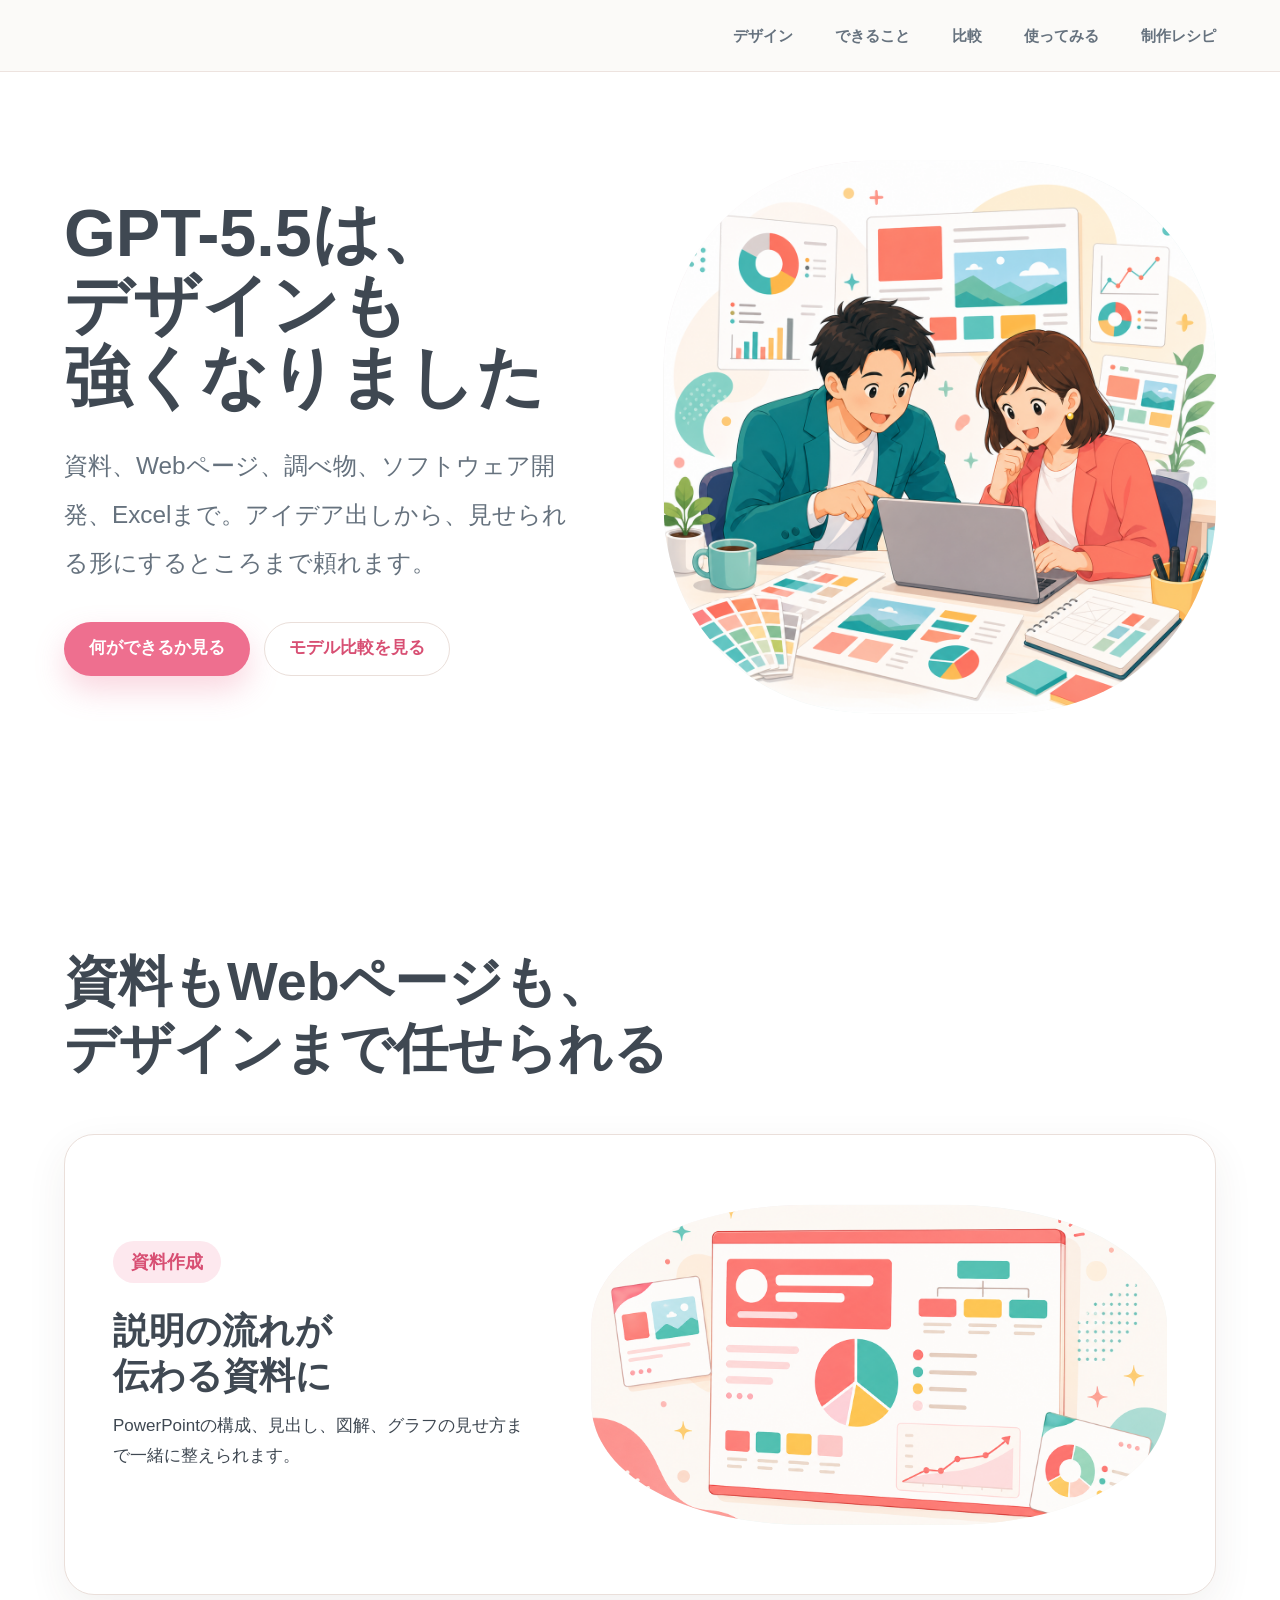
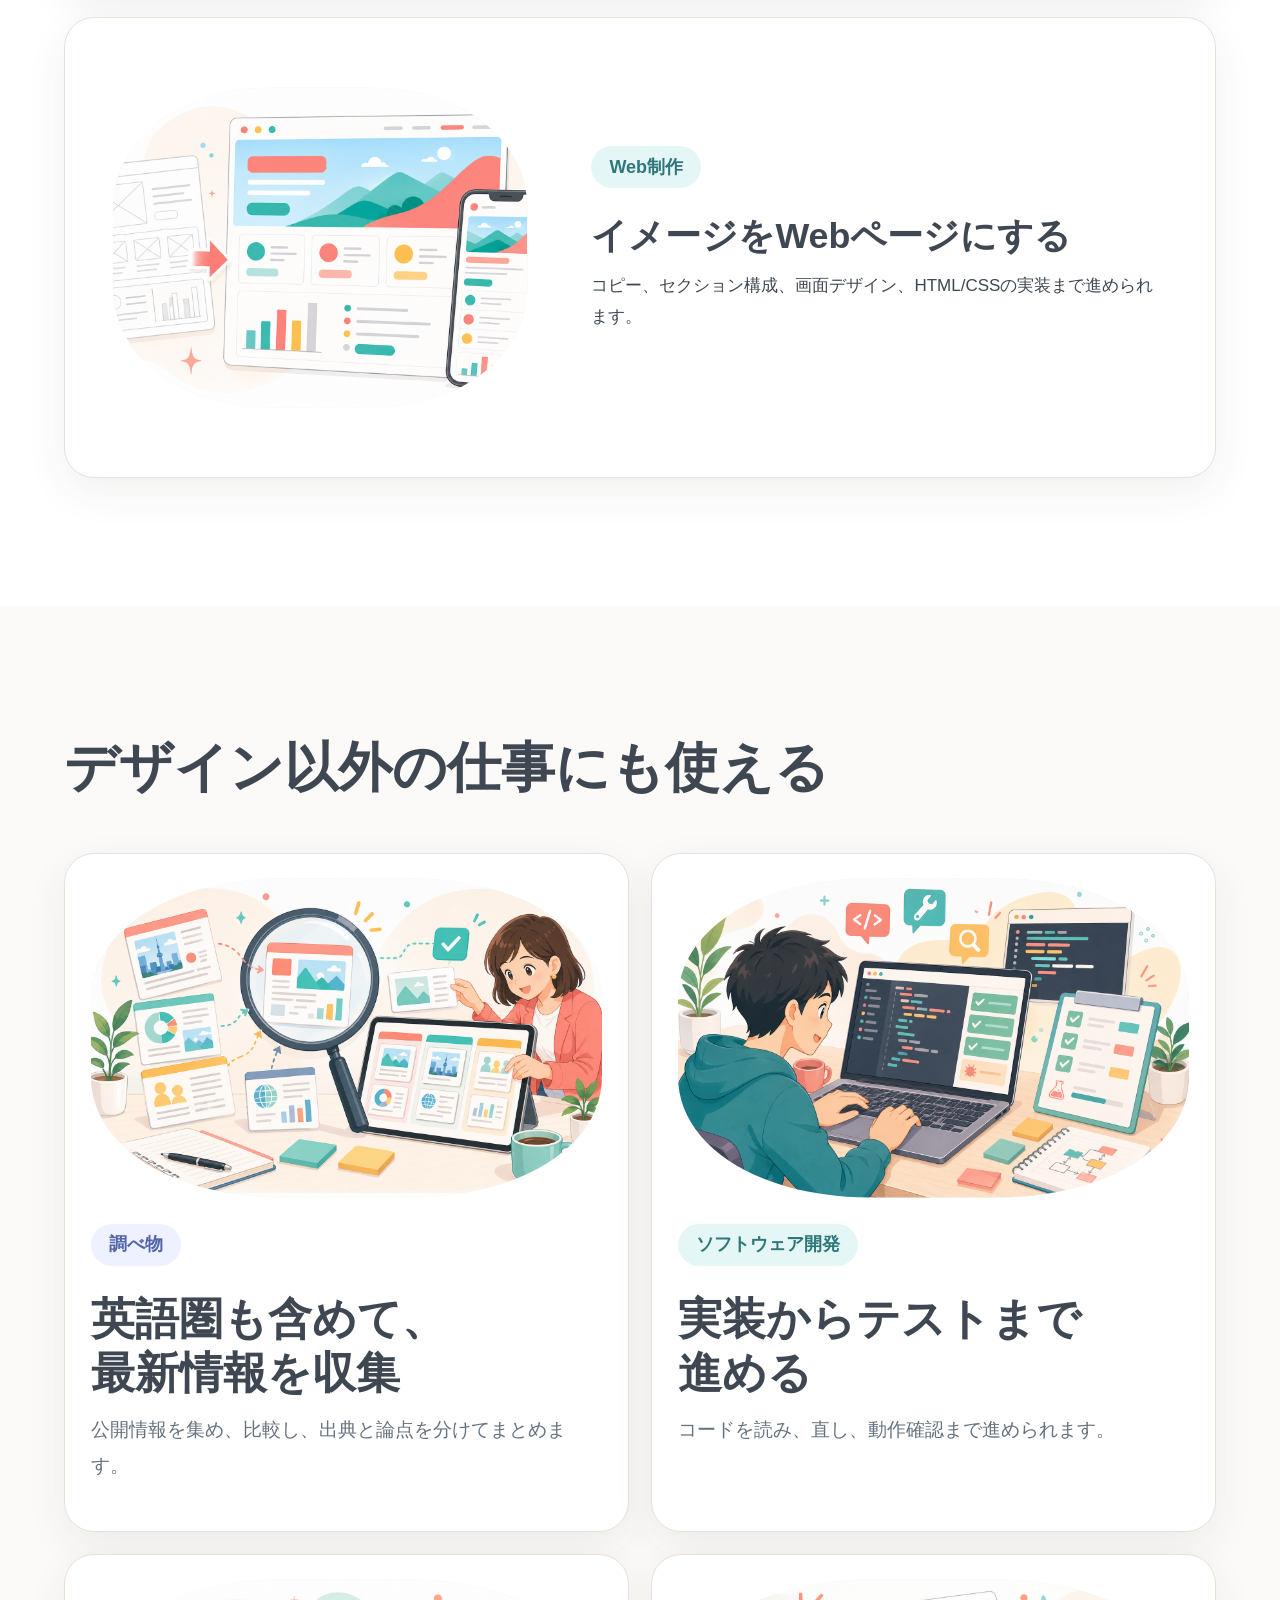
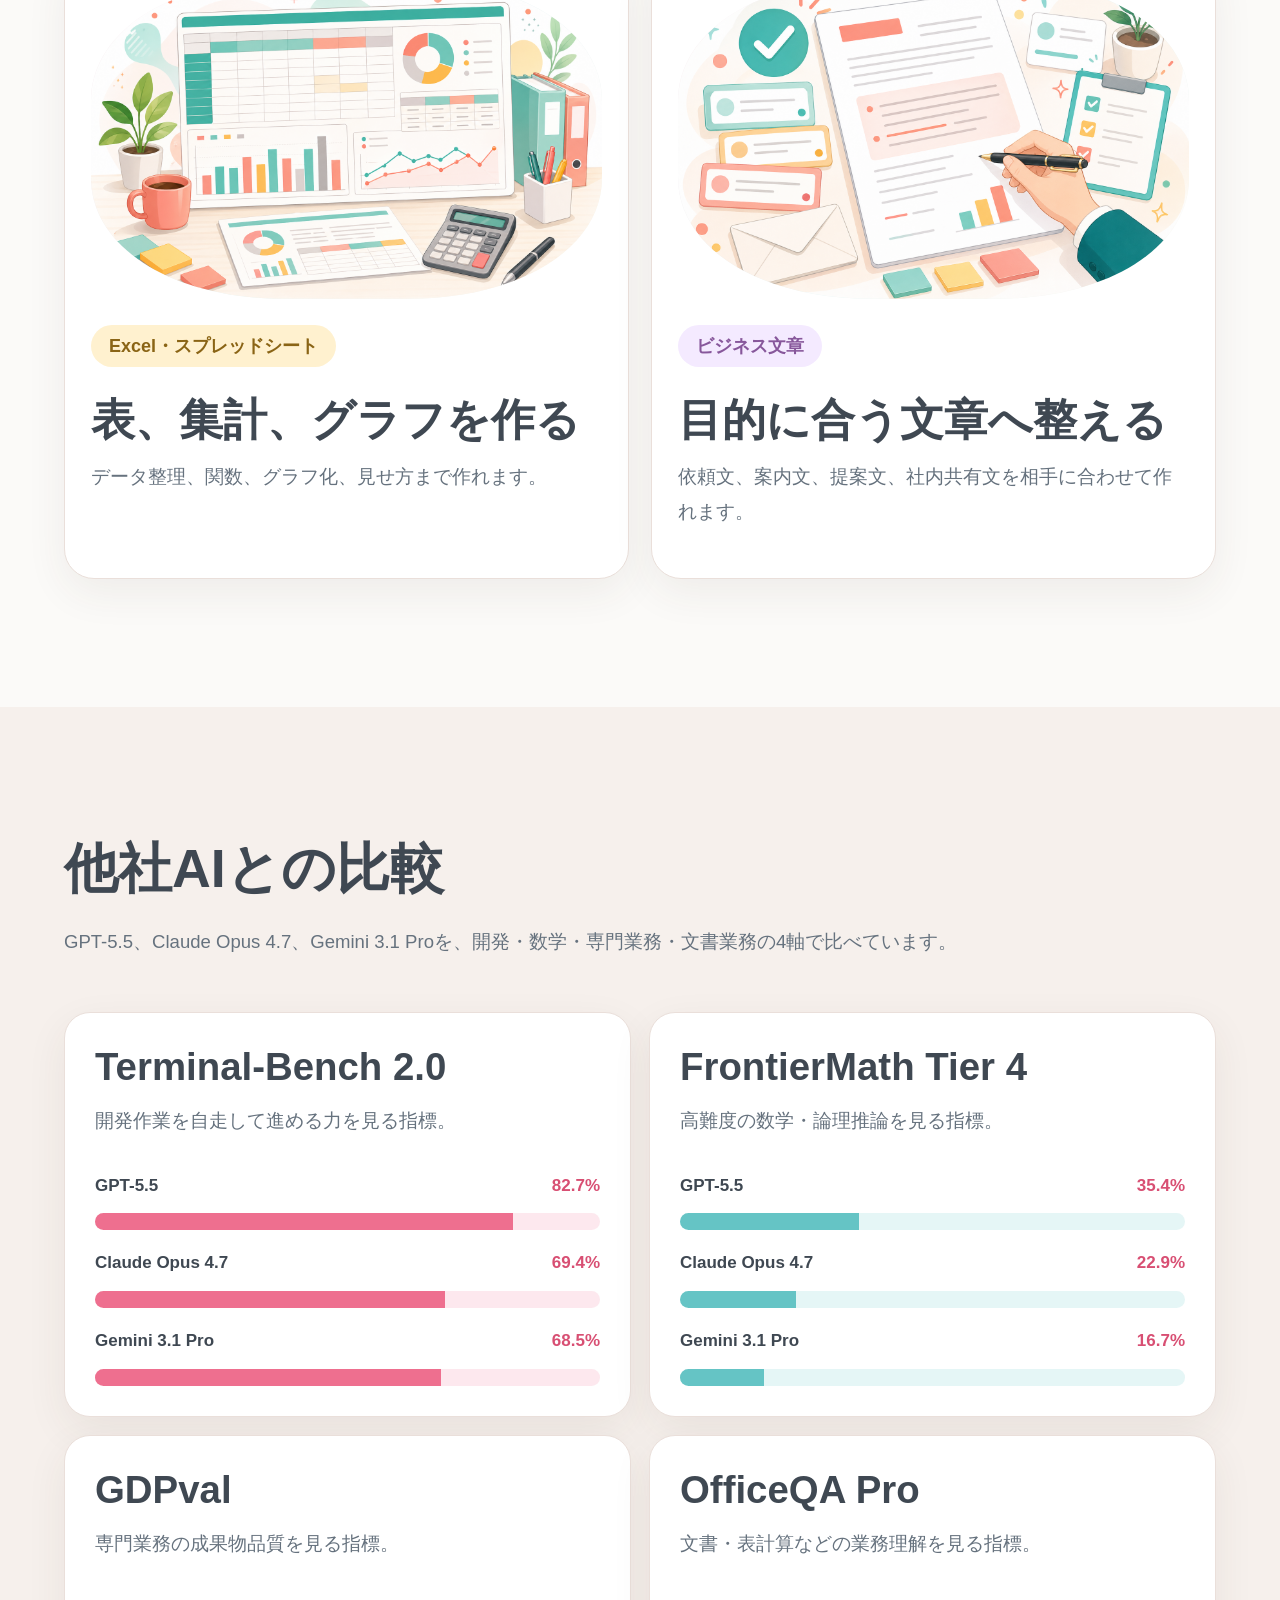
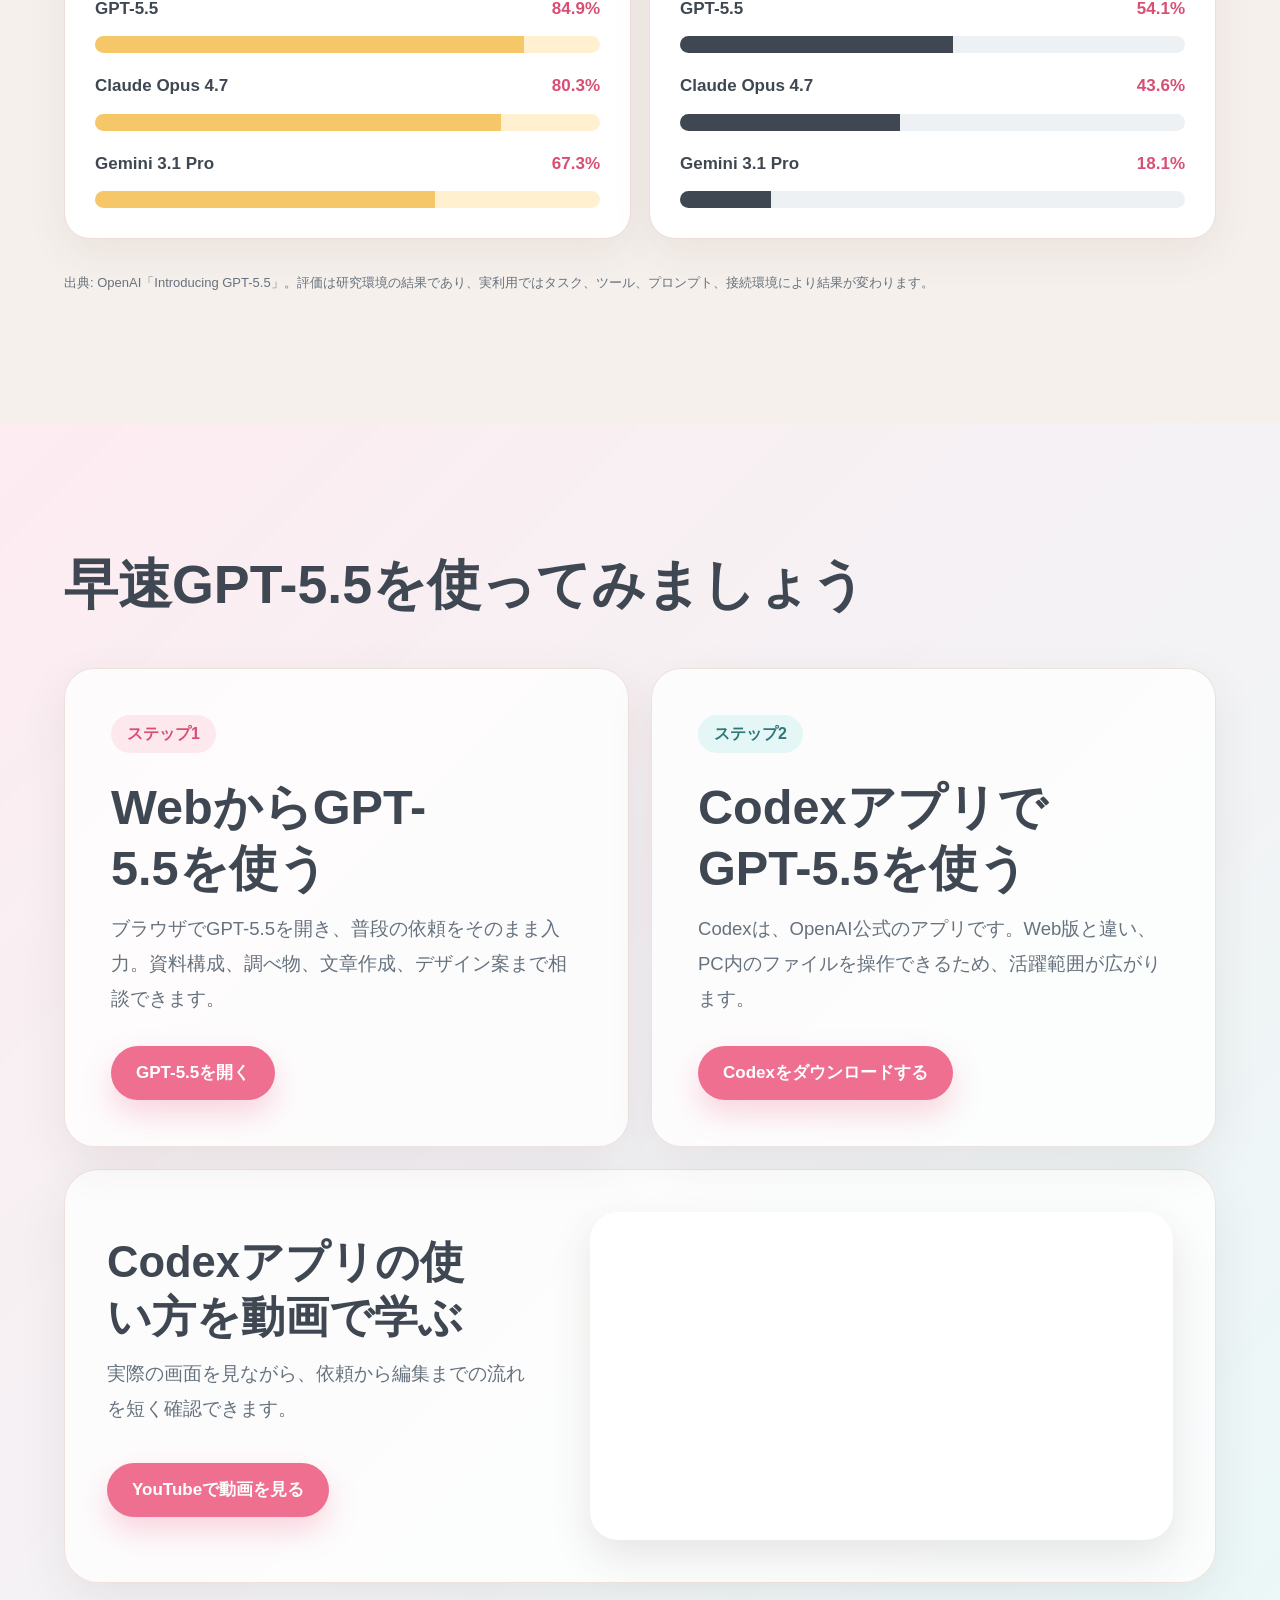
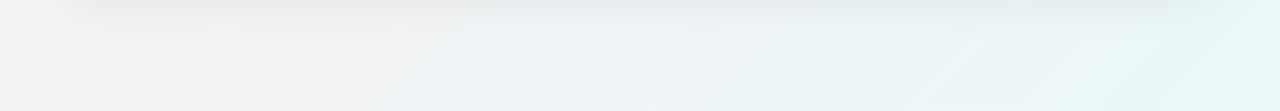
<file: index.html>
<!doctype html>
<html lang="ja">
  <head>
    <meta charset="utf-8" />
    <meta name="viewport" content="width=device-width, initial-scale=1" />
    <meta name="referrer" content="strict-origin-when-cross-origin" />
    <meta
      http-equiv="Content-Security-Policy"
      content="default-src 'self'; base-uri 'self'; object-src 'none'; script-src 'none'; style-src 'self' 'unsafe-inline' https://fonts.googleapis.com; font-src https://fonts.gstatic.com; img-src 'self' https://img.youtube.com data:; frame-src https://www.youtube-nocookie.com; connect-src 'none'; form-action 'none'; upgrade-insecure-requests"
    />
    <title>GPT-5.5は、デザインも強くなりました</title>
    <meta
      name="description"
      content="GPT-5.5のデザイン、資料作成、Web制作、調べ物、ソフトウェア開発、Excel、ビジネス文章の強みを紹介するランディングページ。"
    />
    <link rel="preconnect" href="https://fonts.googleapis.com" />
    <link rel="preconnect" href="https://fonts.gstatic.com" crossorigin />
    <link
      href="https://fonts.googleapis.com/css2?family=Noto+Sans+JP:wght@400;500;700;900&family=Zen+Maru+Gothic:wght@500;700;900&display=swap"
      rel="stylesheet"
    />
    <link rel="stylesheet" href="./styles.css" />
  </head>
  <body>
    <svg class="svg-defs" aria-hidden="true" focusable="false">
      <defs>
        <clipPath id="squircle" clipPathUnits="objectBoundingBox">
          <path d="M .38 0 L .62 0 C .84 0 1 .16 1 .38 L 1 .62 C 1 .84 .84 1 .62 1 L .38 1 C .16 1 0 .84 0 .62 L 0 .38 C 0 .16 .16 0 .38 0 Z" />
        </clipPath>
      </defs>
    </svg>

    <header class="site-header">
      <nav aria-label="主要ナビゲーション">
        <a href="#design">デザイン</a>
        <a href="#work">できること</a>
        <a href="#benchmark">比較</a>
        <a href="#try">使ってみる</a>
        <a href="./recipe.html">制作レシピ</a>
      </nav>
    </header>

    <main id="top">
      <section class="hero">
        <div class="hero-copy">
          <h1><span>GPT-5.5は、</span><span>デザインも</span><span>強くなりました</span></h1>
          <p class="lead">
            資料、Webページ、調べ物、ソフトウェア開発、Excelまで。アイデア出しから、見せられる形にするところまで頼れます。
          </p>
          <div class="actions">
            <a class="button primary" href="#work">何ができるか見る</a>
            <a class="button secondary" href="#benchmark">モデル比較を見る</a>
          </div>
        </div>

        <div class="hero-visual" aria-label="GPT-5.5で仕事を進めるイラスト">
          <div class="art-frame hero-frame">
            <img src="./assets/gpt55-design-hero-anime-adventure-cleanbottom.png" alt="GPT-5.5で男女がデザイン作業を進めるイラスト" />
          </div>
        </div>
      </section>

      <section id="design" class="section design-section">
        <div class="section-head">
          <h2><span class="heading-line">資料もWebページも、</span><span class="heading-line">デザインまで任せられる</span></h2>
        </div>
        <div class="showcase-grid">
          <article>
            <div class="showcase-copy">
              <span>資料作成</span>
              <h3>説明の流れが伝わる資料に</h3>
              <p>PowerPointの構成、見出し、図解、グラフの見せ方まで一緒に整えられます。</p>
            </div>
            <div class="art-frame">
              <img src="./assets/gpt55-slides-lively-safe.png" alt="GPT-5.5で資料作成を進めるイラスト" />
            </div>
          </article>
          <article>
            <div class="showcase-copy">
              <span>Web制作</span>
              <h3><span class="heading-line">イメージを</span><span class="heading-line">Webページにする</span></h3>
              <p>コピー、セクション構成、画面デザイン、HTML/CSSの実装まで進められます。</p>
            </div>
            <div class="art-frame">
              <img src="./assets/gpt55-web-focused.png" alt="GPT-5.5でWeb制作を進めるイラスト" />
            </div>
          </article>
        </div>
      </section>

      <section id="work" class="section work-section">
        <div class="section-head">
          <h2><span class="heading-line">デザイン以外の仕事にも</span><span class="heading-line">使える</span></h2>
        </div>
        <div class="work-grid">
          <article>
            <div class="art-frame card-art">
              <img src="./assets/gpt55-research-adventure.png" alt="GPT-5.5で調べ物を進めるイラスト" />
            </div>
            <span>調べ物</span>
            <h3>英語圏も含めて、最新情報を収集</h3>
            <p>公開情報を集め、比較し、出典と論点を分けてまとめます。</p>
          </article>
          <article>
            <div class="art-frame card-art">
              <img src="./assets/gpt55-software-adventure.png" alt="GPT-5.5でソフトウェア開発を進めるイラスト" />
            </div>
            <span>ソフトウェア開発</span>
            <h3><span class="heading-line">実装からテストまで</span><span class="heading-line">進める</span></h3>
            <p>コードを読み、直し、動作確認まで進められます。</p>
          </article>
          <article>
            <div class="art-frame card-art">
              <img src="./assets/gpt55-spreadsheet-adventure.png" alt="GPT-5.5でExcelやスプレッドシートを作るイラスト" />
            </div>
            <span>Excel・スプレッドシート</span>
            <h3>表、集計、グラフを作る</h3>
            <p>データ整理、関数、グラフ化、見せ方まで作れます。</p>
          </article>
          <article>
            <div class="art-frame card-art">
              <img src="./assets/gpt55-business-writing-adventure.png" alt="GPT-5.5でビジネス文章を作るイラスト" />
            </div>
            <span>ビジネス文章</span>
            <h3>目的に合う文章へ整える</h3>
            <p>依頼文、案内文、提案文、社内共有文を相手に合わせて作れます。</p>
          </article>
        </div>
      </section>

      <section id="benchmark" class="section benchmark-section">
        <div class="section-head">
          <h2><span class="heading-line">他社AIとの比較</span></h2>
          <p>
            GPT-5.5、Claude Opus 4.7、Gemini 3.1 Proを、開発・数学・専門業務・文書業務の4軸で比べています。
          </p>
        </div>
        <div class="benchmark-layout">
          <article class="benchmark-card">
            <h3>Terminal-Bench 2.0</h3>
            <p>開発作業を自走して進める力を見る指標。</p>
            <div class="bar-list">
              <div style="--score: 82.7"><span>GPT-5.5</span><b>82.7%</b><i></i></div>
              <div style="--score: 69.4"><span>Claude Opus 4.7</span><b>69.4%</b><i></i></div>
              <div style="--score: 68.5"><span>Gemini 3.1 Pro</span><b>68.5%</b><i></i></div>
            </div>
          </article>
          <article class="benchmark-card">
            <h3>FrontierMath Tier 4</h3>
            <p>高難度の数学・論理推論を見る指標。</p>
            <div class="bar-list">
              <div style="--score: 35.4"><span>GPT-5.5</span><b>35.4%</b><i></i></div>
              <div style="--score: 22.9"><span>Claude Opus 4.7</span><b>22.9%</b><i></i></div>
              <div style="--score: 16.7"><span>Gemini 3.1 Pro</span><b>16.7%</b><i></i></div>
            </div>
          </article>
          <article class="benchmark-card">
            <h3>GDPval</h3>
            <p>専門業務の成果物品質を見る指標。</p>
            <div class="bar-list">
              <div style="--score: 84.9"><span>GPT-5.5</span><b>84.9%</b><i></i></div>
              <div style="--score: 80.3"><span>Claude Opus 4.7</span><b>80.3%</b><i></i></div>
              <div style="--score: 67.3"><span>Gemini 3.1 Pro</span><b>67.3%</b><i></i></div>
            </div>
          </article>
          <article class="benchmark-card">
            <h3>OfficeQA Pro</h3>
            <p>文書・表計算などの業務理解を見る指標。</p>
            <div class="bar-list">
              <div style="--score: 54.1"><span>GPT-5.5</span><b>54.1%</b><i></i></div>
              <div style="--score: 43.6"><span>Claude Opus 4.7</span><b>43.6%</b><i></i></div>
              <div style="--score: 18.1"><span>Gemini 3.1 Pro</span><b>18.1%</b><i></i></div>
            </div>
          </article>
        </div>
        <p class="source-note">
          出典: <a href="https://openai.com/index/introducing-gpt-5-5/" target="_blank" rel="noreferrer">OpenAI「Introducing GPT-5.5」</a>。評価は研究環境の結果であり、実利用ではタスク、ツール、プロンプト、接続環境により結果が変わります。
        </p>
      </section>

      <section id="try" class="section start-section">
        <div class="section-head start-head">
          <h2><span class="heading-line">早速GPT-5.5を</span><span class="heading-line">使ってみましょう</span></h2>
        </div>

        <div class="start-grid">
          <article class="start-card">
            <span>ステップ1</span>
            <h3>WebからGPT-5.5を使う</h3>
            <p>
              ブラウザでGPT-5.5を開き、普段の依頼をそのまま入力。資料構成、調べ物、文章作成、デザイン案まで相談できます。
            </p>
            <a class="button primary" href="https://chatgpt.com" target="_blank" rel="noreferrer">GPT-5.5を開く</a>
          </article>

          <article class="start-card codex-card">
            <span>ステップ2</span>
            <h3>CodexアプリでGPT-5.5を使う</h3>
            <p>
              Codexは、OpenAI公式のアプリです。Web版と違い、PC内のファイルを操作できるため、活躍範囲が広がります。
            </p>
            <a class="button primary" href="https://openai.com/ja-JP/codex/" target="_blank" rel="noreferrer">Codexをダウンロードする</a>
          </article>
        </div>

        <div class="video-panel">
          <div class="video-copy">
            <h3>Codexアプリの使い方を動画で学ぶ</h3>
            <p>
              実際の画面を見ながら、依頼から編集までの流れを短く確認できます。
            </p>
            <a class="button primary video-button" href="https://www.youtube.com/watch?v=mKOLbleaHJU" target="_blank" rel="noreferrer">YouTubeで動画を見る</a>
          </div>
          <div class="video-frame">
            <iframe
              src="https://www.youtube-nocookie.com/embed/mKOLbleaHJU?si=jDpS6P_JFAdPB091"
              title="Codexの使い方を紹介する動画"
              frameborder="0"
              allow="accelerometer; autoplay; clipboard-write; encrypted-media; gyroscope; picture-in-picture; web-share"
              referrerpolicy="strict-origin-when-cross-origin"
              allowfullscreen
            ></iframe>
            <a class="video-cover" href="https://www.youtube.com/watch?v=mKOLbleaHJU" target="_blank" rel="noreferrer">
              <span>Codexの使い方を見る</span>
            </a>
          </div>
        </div>
      </section>
    </main>
  </body>
</html>
</file>
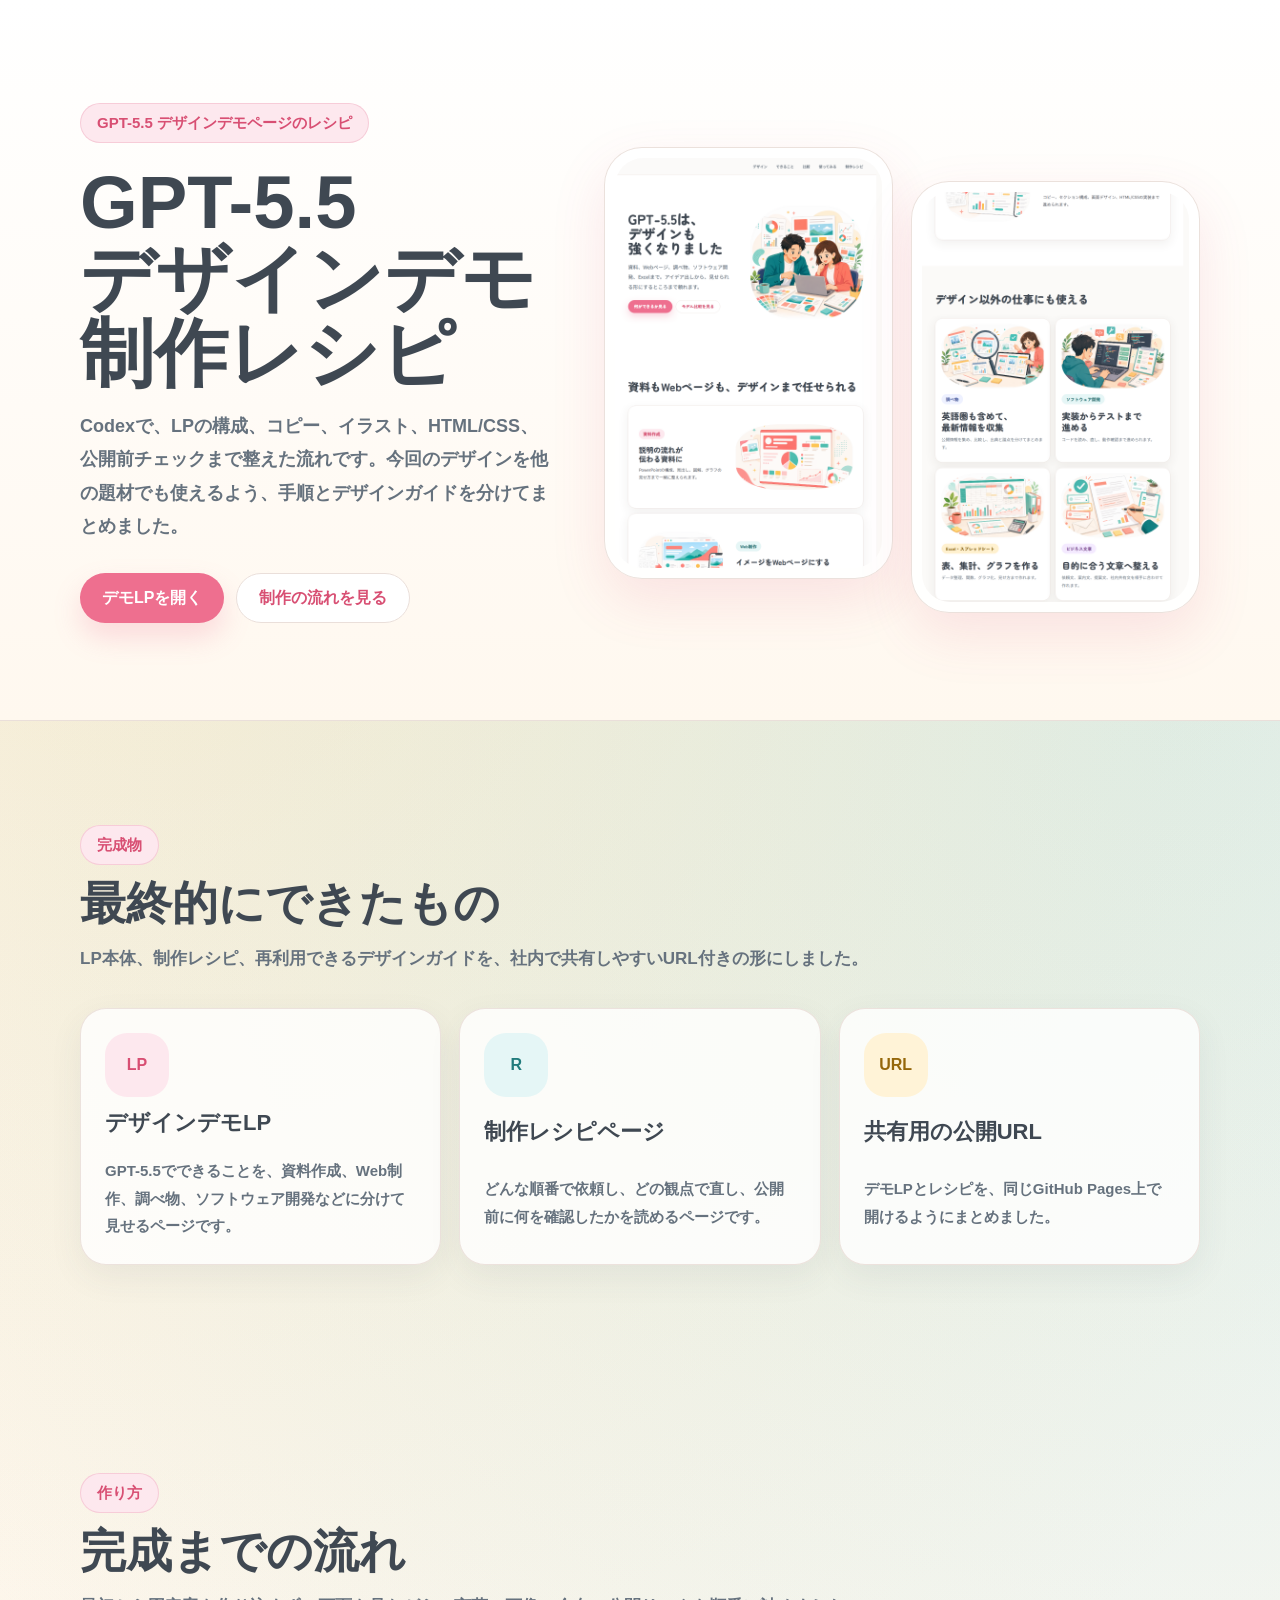
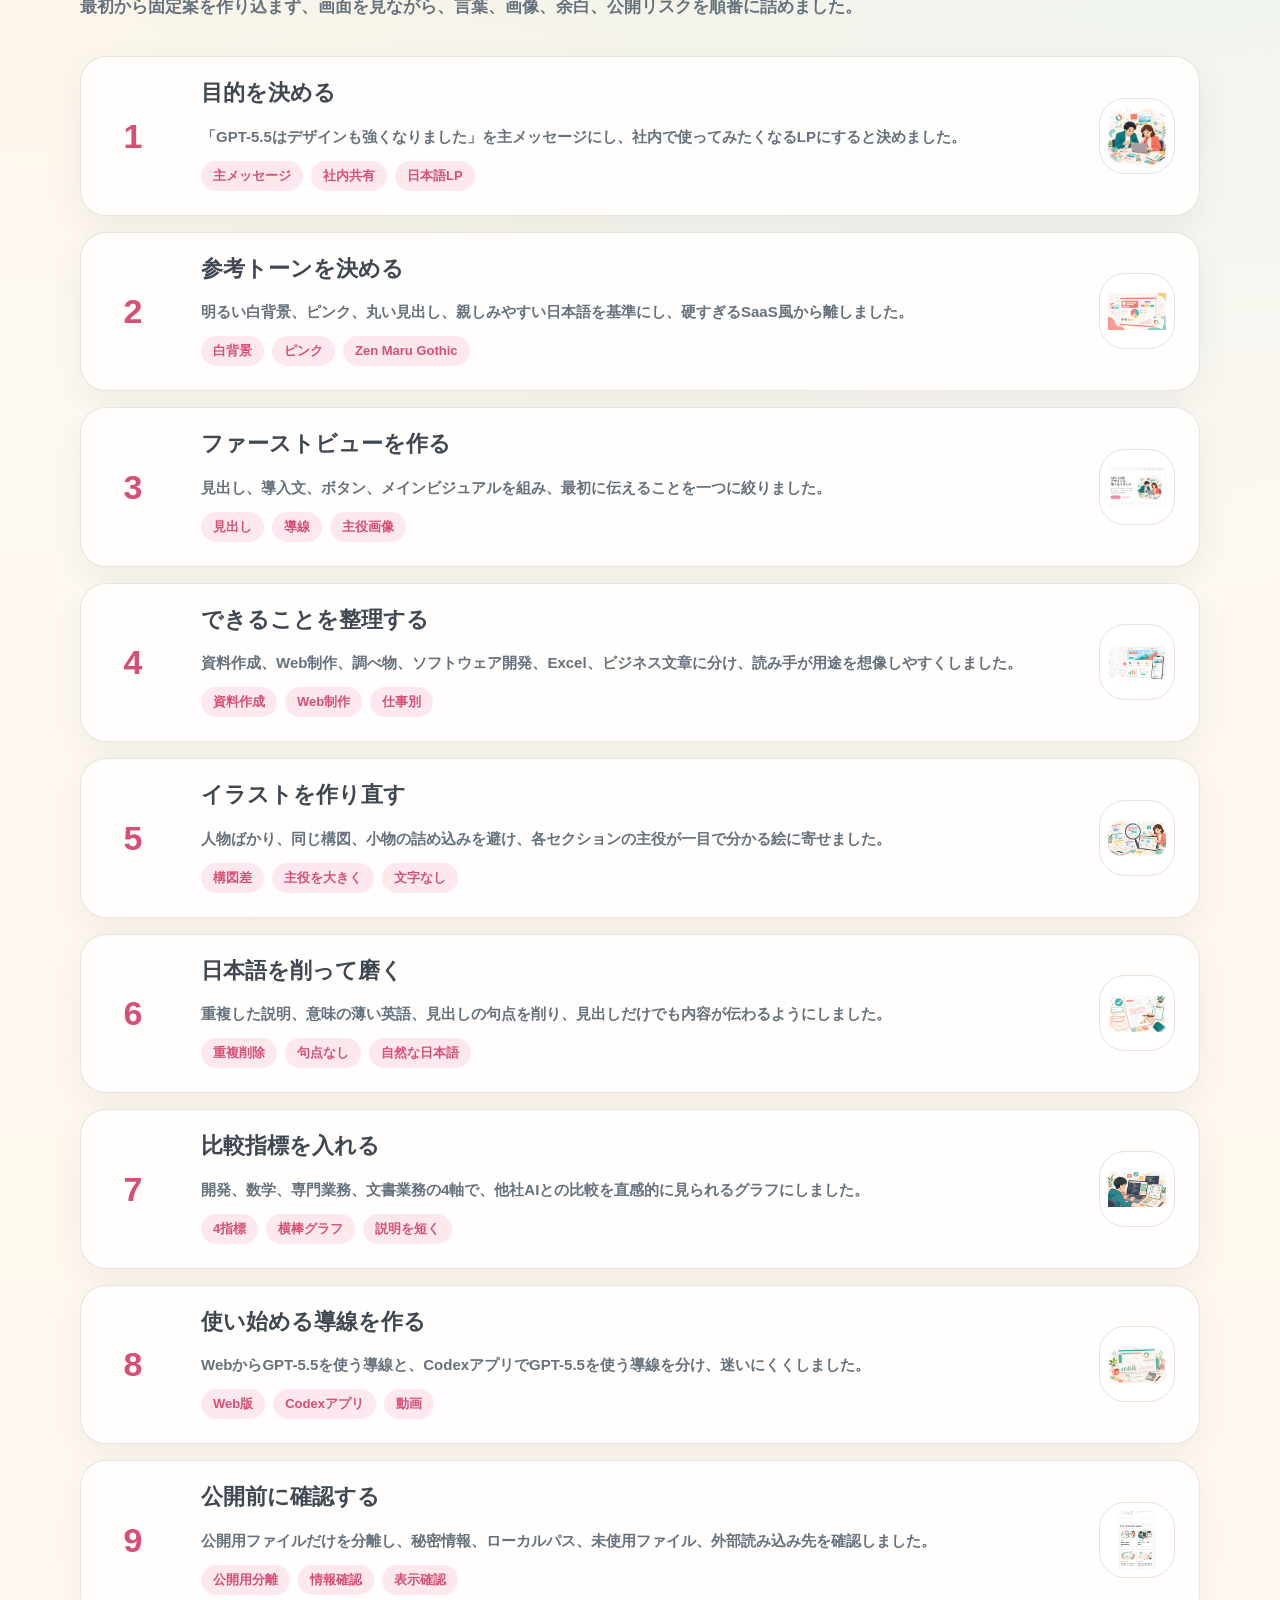
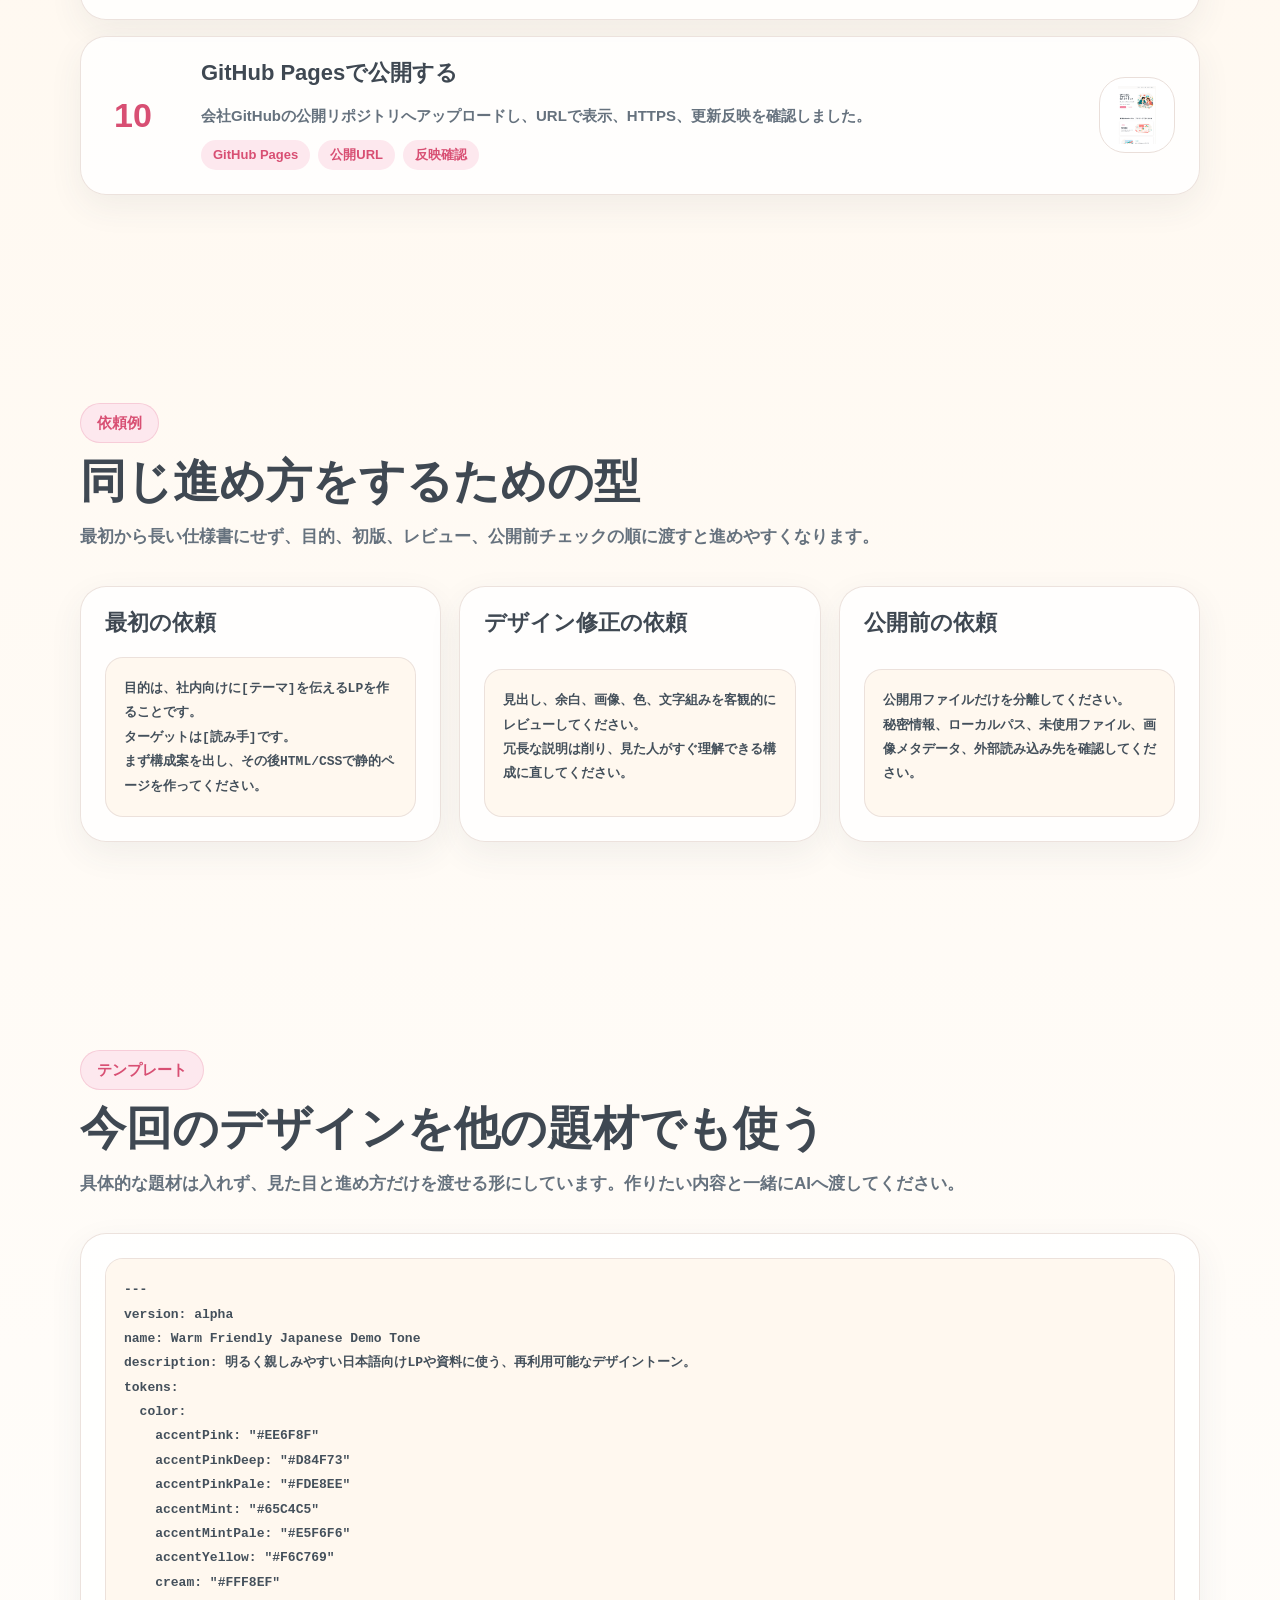
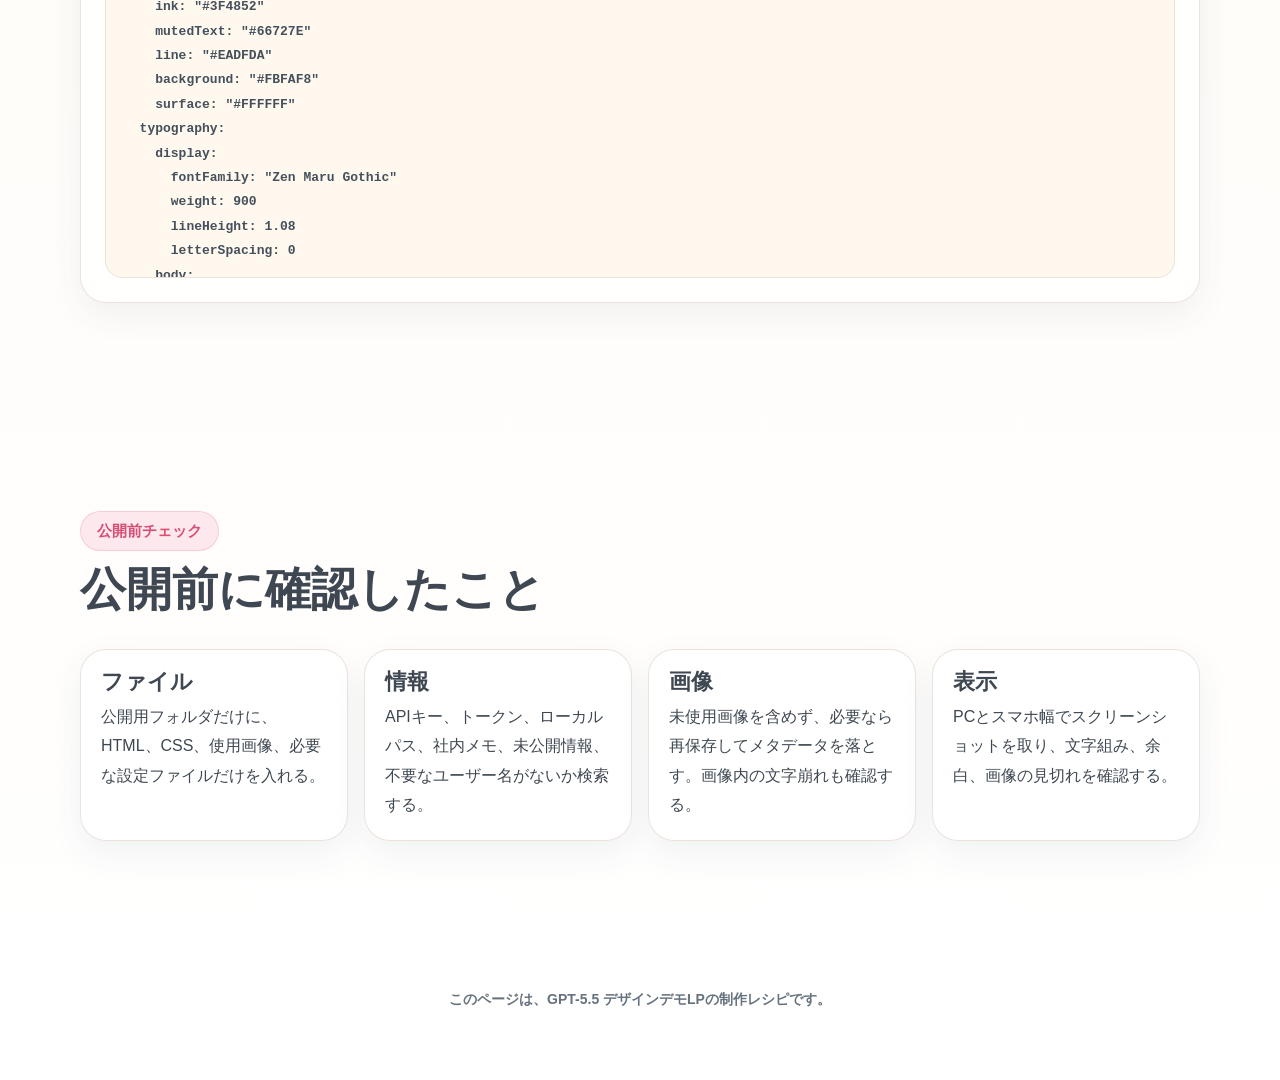
<file: recipe.html>
<!doctype html>
<html lang="ja">
  <head>
    <meta charset="utf-8" />
    <meta name="viewport" content="width=device-width, initial-scale=1" />
    <meta name="referrer" content="strict-origin-when-cross-origin" />
    <meta
      http-equiv="Content-Security-Policy"
      content="default-src 'self'; base-uri 'self'; object-src 'none'; script-src 'none'; style-src 'self' 'unsafe-inline' https://fonts.googleapis.com; font-src https://fonts.gstatic.com; img-src 'self' data:; connect-src 'none'; form-action 'none'; upgrade-insecure-requests"
    />
    <title>GPT-5.5 デザインデモ制作レシピ</title>
    <meta
      name="description"
      content="GPT-5.5のデザインデモページをCodexで制作した流れと、今回のデザインを他の題材でも使うためのガイドをまとめた制作レシピ。"
    />
    <link rel="preconnect" href="https://fonts.googleapis.com" />
    <link rel="preconnect" href="https://fonts.gstatic.com" crossorigin />
    <link
      href="https://fonts.googleapis.com/css2?family=Noto+Sans+JP:wght@500;700;900&family=Zen+Maru+Gothic:wght@700;900&display=swap"
      rel="stylesheet"
    />
    <style>
      :root {
        --accent-pink: #ee6f8f;
        --accent-pink-deep: #d84f73;
        --accent-pink-pale: #fde8ee;
        --accent-mint: #65c4c5;
        --accent-mint-pale: #e5f6f6;
        --accent-yellow: #f6c769;
        --cream: #fff8ef;
        --ink: #3f4852;
        --muted: #66727e;
        --line: #eadfda;
        --background: #fbfaf8;
        --surface: #ffffff;
        --shadow: 0 22px 54px rgba(216, 79, 115, 0.13);
        --radius: 26px;
      }

      * {
        box-sizing: border-box;
      }

      html {
        scroll-behavior: smooth;
      }

      body {
        overflow-x: hidden;
        margin: 0;
        color: var(--ink);
        font-family: "Noto Sans JP", "Hiragino Kaku Gothic ProN", "Yu Gothic", Meiryo, sans-serif;
        font-weight: 500;
        line-height: 1.85;
        letter-spacing: 0;
        background:
          radial-gradient(circle at 12% 8%, rgba(246, 199, 105, 0.24), transparent 27%),
          radial-gradient(circle at 92% 12%, rgba(101, 196, 197, 0.2), transparent 28%),
          linear-gradient(180deg, var(--background) 0%, var(--cream) 48%, #fff 100%);
      }

      a {
        color: inherit;
      }

      .page {
        width: min(1120px, calc(100% - 40px));
        margin: 0 auto;
      }

      .hero-band {
        background: linear-gradient(180deg, #fff 0%, #fff8ef 100%);
        border-bottom: 1px solid var(--line);
      }

      .hero {
        display: grid;
        grid-template-columns: minmax(0, 0.88fr) minmax(430px, 1.12fr);
        gap: 56px;
        align-items: center;
        min-height: 720px;
        padding: 82px 0 76px;
      }

      .eyebrow {
        display: inline-flex;
        align-items: center;
        width: fit-content;
        max-width: 100%;
        min-height: 40px;
        padding: 0 16px;
        color: var(--accent-pink-deep);
        background: var(--accent-pink-pale);
        border: 1px solid rgba(216, 79, 115, 0.18);
        border-radius: 999px;
        font-size: 15px;
        font-weight: 900;
        white-space: nowrap;
      }

      h1,
      h2,
      h3 {
        font-family: "Zen Maru Gothic", "Noto Sans JP", sans-serif;
        font-weight: 900;
        line-height: 1.08;
        letter-spacing: 0;
      }

      h1 {
        margin: 22px 0 18px;
        max-width: 640px;
        font-size: clamp(44px, 5.8vw, 76px);
        line-height: 1.02;
      }

      h2 {
        margin: 0;
        font-size: clamp(30px, 4vw, 46px);
      }

      h3 {
        margin: 0 0 8px;
        font-size: 22px;
      }

      p {
        margin: 0;
      }

      .lead {
        max-width: 720px;
        color: var(--muted);
        font-size: 18px;
        font-weight: 700;
      }

      .actions {
        display: flex;
        flex-wrap: wrap;
        gap: 12px;
        margin-top: 30px;
      }

      .button {
        display: inline-flex;
        align-items: center;
        justify-content: center;
        min-height: 50px;
        padding: 0 22px;
        border-radius: 999px;
        font-weight: 900;
        text-decoration: none;
      }

      .button.primary {
        color: #fff;
        background: var(--accent-pink);
        box-shadow: 0 14px 28px rgba(238, 111, 143, 0.22);
      }

      .button.secondary {
        color: var(--accent-pink-deep);
        background: var(--surface);
        border: 1px solid var(--line);
      }

      .hero-visual {
        min-width: 0;
      }

      .screen-pair {
        display: grid;
        grid-template-columns: repeat(2, minmax(0, 1fr));
        gap: 18px;
        align-items: center;
        width: 100%;
      }

      .screen-frame {
        overflow: hidden;
        margin: 0;
        min-width: 0;
        max-width: 100%;
        padding: 10px;
        background: rgba(255, 255, 255, 0.88);
        border: 1px solid rgba(234, 223, 218, 0.92);
        border-radius: 38px;
        box-shadow: var(--shadow);
      }

      .screen-frame.second {
        transform: translateY(34px);
      }

      .screen-frame img {
        display: block;
        width: 100%;
        aspect-ratio: 0.65;
        object-fit: cover;
        object-position: top center;
        border-radius: 28px;
      }

      section {
        padding: 104px 0;
      }

      .section-head {
        display: grid;
        gap: 14px;
        max-width: 900px;
        margin-bottom: 34px;
      }

      .section-head p {
        color: var(--muted);
        font-size: 17px;
        font-weight: 700;
      }

      .cards,
      .prompt-grid {
        display: grid;
        grid-template-columns: repeat(3, minmax(0, 1fr));
        gap: 18px;
      }

      .card,
      .step,
      .prompt-card,
      .template-card,
      .check-card {
        background: rgba(255, 255, 255, 0.8);
        border: 1px solid rgba(234, 223, 218, 0.9);
        border-radius: var(--radius);
        box-shadow: 0 12px 34px rgba(63, 72, 82, 0.07);
      }

      .card {
        display: grid;
        gap: 14px;
        padding: 24px;
      }

      .card-icon {
        display: grid;
        place-items: center;
        width: 64px;
        height: 64px;
        color: var(--accent-pink-deep);
        background: var(--accent-pink-pale);
        border-radius: 22px;
        font-weight: 900;
      }

      .card-icon.mint {
        color: #217c7d;
        background: var(--accent-mint-pale);
      }

      .card-icon.yellow {
        color: #95670a;
        background: #fff3d7;
      }

      .card p,
      .step p,
      .prompt-card p,
      li {
        color: var(--muted);
        font-size: 15px;
        font-weight: 700;
      }

      .timeline {
        display: grid;
        gap: 16px;
      }

      .step {
        display: grid;
        grid-template-columns: 74px minmax(0, 1fr) 88px;
        gap: 22px;
        align-items: center;
        padding: 24px;
      }

      .num {
        display: grid;
        place-items: center;
        width: 56px;
        min-height: 56px;
        color: var(--accent-pink-deep);
        background: transparent;
        border: 0;
        border-radius: 0;
        font-family: "Zen Maru Gothic", sans-serif;
        font-size: 34px;
        font-weight: 900;
        line-height: 1;
      }

      .step-body {
        display: grid;
        gap: 10px;
      }

      .chips {
        display: flex;
        flex-wrap: wrap;
        gap: 8px;
      }

      .chip {
        display: inline-flex;
        align-items: center;
        min-height: 30px;
        padding: 0 12px;
        color: var(--accent-pink-deep);
        background: var(--accent-pink-pale);
        border-radius: 999px;
        font-size: 13px;
        font-weight: 900;
      }

      .step-art {
        display: grid;
        place-items: center;
        width: 76px;
        height: 76px;
        justify-self: end;
        border-radius: 26px;
        background: var(--surface);
        border: 1px solid var(--line);
      }

      .step-art img {
        width: 58px;
        height: 58px;
        object-fit: contain;
      }

      .prompt-card {
        display: grid;
        gap: 14px;
        padding: 24px;
      }

      pre {
        overflow: auto;
        margin: 0;
        padding: 18px;
        color: #44505b;
        background: #fff8ef;
        border: 1px solid rgba(234, 223, 218, 0.9);
        border-radius: 18px;
        font: 700 13px/1.8 "Noto Sans JP", sans-serif;
        white-space: pre-wrap;
      }

      .template-card {
        padding: 24px;
      }

      .template-card pre {
        max-height: 620px;
      }

      .check-grid {
        display: grid;
        grid-template-columns: repeat(4, minmax(0, 1fr));
        gap: 16px;
      }

      .check-card {
        padding: 20px;
      }

      .footer-note {
        padding: 42px 0 72px;
        color: var(--muted);
        text-align: center;
        font-size: 14px;
        font-weight: 700;
      }

      [hidden] {
        display: none !important;
      }

      @media (max-width: 920px) {
        .hero,
        .cards,
        .prompt-grid,
        .check-grid {
          grid-template-columns: 1fr;
        }

        .hero {
          min-height: auto;
          padding: 52px 0 70px;
        }

        .screen-pair {
          max-width: 620px;
          margin: 0 auto;
        }

        .step {
          grid-template-columns: 62px minmax(0, 1fr);
        }

        .step-art {
          display: none;
        }
      }

      @media (max-width: 640px) {
        .page {
          width: min(100% - 28px, 1120px);
        }

        h1 {
          font-size: clamp(38px, 12vw, 56px);
        }

        section {
          padding: 72px 0;
        }

        .screen-pair {
          grid-template-columns: 1fr;
          width: min(100%, 340px);
          max-width: 100%;
          margin: 0 auto;
          gap: 10px;
        }

        .screen-frame {
          padding: 7px;
          border-radius: 26px;
        }

        .screen-frame.second {
          transform: none;
        }

        .screen-frame img {
          border-radius: 20px;
        }
      }
    </style>
  </head>
  <body>
    <div class="hero-band">
      <main class="page">
        <header class="hero">
          <div>
            <span class="eyebrow">GPT-5.5 デザインデモページのレシピ</span>
            <h1>GPT-5.5<br />デザインデモ<br />制作レシピ</h1>
            <p class="lead">
              Codexで、LPの構成、コピー、イラスト、HTML/CSS、公開前チェックまで整えた流れです。今回のデザインを他の題材でも使えるよう、手順とデザインガイドを分けてまとめました。
            </p>
            <nav class="actions" aria-label="関連リンク">
              <a class="button primary" href="./">デモLPを開く</a>
              <a class="button secondary" href="#flow">制作の流れを見る</a>
            </nav>
          </div>
          <div class="hero-visual" aria-label="デモLPのスクリーンショット">
            <div class="screen-pair">
              <figure class="screen-frame">
                <img src="./assets/recipe-lp-part-1.png" alt="GPT-5.5デザインデモページ前半のスクリーンショット" />
              </figure>
              <figure class="screen-frame second">
                <img src="./assets/recipe-lp-part-2.png" alt="GPT-5.5デザインデモページ後半のスクリーンショット" />
              </figure>
            </div>
          </div>
        </header>
      </main>
    </div>

    <main class="page">
      <section>
        <div class="section-head">
          <span class="eyebrow">完成物</span>
          <h2>最終的にできたもの</h2>
          <p>LP本体、制作レシピ、再利用できるデザインガイドを、社内で共有しやすいURL付きの形にしました。</p>
        </div>
        <div class="cards">
          <article class="card">
            <div class="card-icon">LP</div>
            <h3>デザインデモLP</h3>
            <p>GPT-5.5でできることを、資料作成、Web制作、調べ物、ソフトウェア開発などに分けて見せるページです。</p>
          </article>
          <article class="card">
            <div class="card-icon mint">R</div>
            <h3>制作レシピページ</h3>
            <p>どんな順番で依頼し、どの観点で直し、公開前に何を確認したかを読めるページです。</p>
          </article>
          <article class="card">
            <div class="card-icon yellow">URL</div>
            <h3>共有用の公開URL</h3>
            <p>デモLPとレシピを、同じGitHub Pages上で開けるようにまとめました。</p>
          </article>
        </div>
      </section>

      <section id="flow">
        <div class="section-head">
          <span class="eyebrow">作り方</span>
          <h2>完成までの流れ</h2>
          <p>最初から固定案を作り込まず、画面を見ながら、言葉、画像、余白、公開リスクを順番に詰めました。</p>
        </div>
        <div class="timeline">
          <article class="step">
            <div class="num">1</div>
            <div class="step-body">
              <h3>目的を決める</h3>
              <p>「GPT-5.5はデザインも強くなりました」を主メッセージにし、社内で使ってみたくなるLPにすると決めました。</p>
              <div class="chips"><span class="chip">主メッセージ</span><span class="chip">社内共有</span><span class="chip">日本語LP</span></div>
            </div>
            <div class="step-art"><img src="./assets/gpt55-design-hero-anime-adventure-cleanbottom.png" alt="" /></div>
          </article>
          <article class="step">
            <div class="num">2</div>
            <div class="step-body">
              <h3>参考トーンを決める</h3>
              <p>明るい白背景、ピンク、丸い見出し、親しみやすい日本語を基準にし、硬すぎるSaaS風から離しました。</p>
              <div class="chips"><span class="chip">白背景</span><span class="chip">ピンク</span><span class="chip">Zen Maru Gothic</span></div>
            </div>
            <div class="step-art"><img src="./assets/gpt55-slides-lively-safe.png" alt="" /></div>
          </article>
          <article class="step">
            <div class="num">3</div>
            <div class="step-body">
              <h3>ファーストビューを作る</h3>
              <p>見出し、導入文、ボタン、メインビジュアルを組み、最初に伝えることを一つに絞りました。</p>
              <div class="chips"><span class="chip">見出し</span><span class="chip">導線</span><span class="chip">主役画像</span></div>
            </div>
            <div class="step-art"><img src="./assets/recipe-lp-top.png" alt="" /></div>
          </article>
          <article class="step">
            <div class="num">4</div>
            <div class="step-body">
              <h3>できることを整理する</h3>
              <p>資料作成、Web制作、調べ物、ソフトウェア開発、Excel、ビジネス文章に分け、読み手が用途を想像しやすくしました。</p>
              <div class="chips"><span class="chip">資料作成</span><span class="chip">Web制作</span><span class="chip">仕事別</span></div>
            </div>
            <div class="step-art"><img src="./assets/gpt55-web-focused.png" alt="" /></div>
          </article>
          <article class="step">
            <div class="num">5</div>
            <div class="step-body">
              <h3>イラストを作り直す</h3>
              <p>人物ばかり、同じ構図、小物の詰め込みを避け、各セクションの主役が一目で分かる絵に寄せました。</p>
              <div class="chips"><span class="chip">構図差</span><span class="chip">主役を大きく</span><span class="chip">文字なし</span></div>
            </div>
            <div class="step-art"><img src="./assets/gpt55-research-adventure.png" alt="" /></div>
          </article>
          <article class="step">
            <div class="num">6</div>
            <div class="step-body">
              <h3>日本語を削って磨く</h3>
              <p>重複した説明、意味の薄い英語、見出しの句点を削り、見出しだけでも内容が伝わるようにしました。</p>
              <div class="chips"><span class="chip">重複削除</span><span class="chip">句点なし</span><span class="chip">自然な日本語</span></div>
            </div>
            <div class="step-art"><img src="./assets/gpt55-business-writing-adventure.png" alt="" /></div>
          </article>
          <article class="step">
            <div class="num">7</div>
            <div class="step-body">
              <h3>比較指標を入れる</h3>
              <p>開発、数学、専門業務、文書業務の4軸で、他社AIとの比較を直感的に見られるグラフにしました。</p>
              <div class="chips"><span class="chip">4指標</span><span class="chip">横棒グラフ</span><span class="chip">説明を短く</span></div>
            </div>
            <div class="step-art"><img src="./assets/gpt55-software-adventure.png" alt="" /></div>
          </article>
          <article class="step">
            <div class="num">8</div>
            <div class="step-body">
              <h3>使い始める導線を作る</h3>
              <p>WebからGPT-5.5を使う導線と、CodexアプリでGPT-5.5を使う導線を分け、迷いにくくしました。</p>
              <div class="chips"><span class="chip">Web版</span><span class="chip">Codexアプリ</span><span class="chip">動画</span></div>
            </div>
            <div class="step-art"><img src="./assets/gpt55-spreadsheet-adventure.png" alt="" /></div>
          </article>
          <article class="step">
            <div class="num">9</div>
            <div class="step-body">
              <h3>公開前に確認する</h3>
              <p>公開用ファイルだけを分離し、秘密情報、ローカルパス、未使用ファイル、外部読み込み先を確認しました。</p>
              <div class="chips"><span class="chip">公開用分離</span><span class="chip">情報確認</span><span class="chip">表示確認</span></div>
            </div>
            <div class="step-art"><img src="./assets/recipe-lp-part-2.png" alt="" /></div>
          </article>
          <article class="step">
            <div class="num">10</div>
            <div class="step-body">
              <h3>GitHub Pagesで公開する</h3>
              <p>会社GitHubの公開リポジトリへアップロードし、URLで表示、HTTPS、更新反映を確認しました。</p>
              <div class="chips"><span class="chip">GitHub Pages</span><span class="chip">公開URL</span><span class="chip">反映確認</span></div>
            </div>
            <div class="step-art"><img src="./assets/recipe-lp-part-1.png" alt="" /></div>
          </article>
        </div>
      </section>

      <section hidden data-restore-section="interaction-counts">
        <div class="section-head">
          <span class="eyebrow">やり取りの規模感</span>
          <h2>改善依頼の内訳</h2>
          <p>回数や内訳は、必要になった場合に戻せるよう非表示で残しています。</p>
        </div>
      </section>

      <section id="prompts">
        <div class="section-head">
          <span class="eyebrow">依頼例</span>
          <h2>同じ進め方をするための型</h2>
          <p>最初から長い仕様書にせず、目的、初版、レビュー、公開前チェックの順に渡すと進めやすくなります。</p>
        </div>
        <div class="prompt-grid">
          <article class="prompt-card">
            <h3>最初の依頼</h3>
            <pre><code>目的は、社内向けに[テーマ]を伝えるLPを作ることです。
ターゲットは[読み手]です。
まず構成案を出し、その後HTML/CSSで静的ページを作ってください。</code></pre>
          </article>
          <article class="prompt-card">
            <h3>デザイン修正の依頼</h3>
            <pre><code>見出し、余白、画像、色、文字組みを客観的にレビューしてください。
冗長な説明は削り、見た人がすぐ理解できる構成に直してください。</code></pre>
          </article>
          <article class="prompt-card">
            <h3>公開前の依頼</h3>
            <pre><code>公開用ファイルだけを分離してください。
秘密情報、ローカルパス、未使用ファイル、画像メタデータ、外部読み込み先を確認してください。</code></pre>
          </article>
        </div>
      </section>

      <section id="template">
        <div class="section-head">
          <span class="eyebrow">テンプレート</span>
          <h2>今回のデザインを他の題材でも使う</h2>
          <p>具体的な題材は入れず、見た目と進め方だけを渡せる形にしています。作りたい内容と一緒にAIへ渡してください。</p>
        </div>
        <article class="template-card">
          <pre><code>---
version: alpha
name: Warm Friendly Japanese Demo Tone
description: 明るく親しみやすい日本語向けLPや資料に使う、再利用可能なデザイントーン。
tokens:
  color:
    accentPink: "#EE6F8F"
    accentPinkDeep: "#D84F73"
    accentPinkPale: "#FDE8EE"
    accentMint: "#65C4C5"
    accentMintPale: "#E5F6F6"
    accentYellow: "#F6C769"
    cream: "#FFF8EF"
    ink: "#3F4852"
    mutedText: "#66727E"
    line: "#EADFDA"
    background: "#FBFAF8"
    surface: "#FFFFFF"
  typography:
    display:
      fontFamily: "Zen Maru Gothic"
      weight: 900
      lineHeight: 1.08
      letterSpacing: 0
    body:
      fontFamily: "Noto Sans JP"
      weight: 500
      lineHeight: 1.85
      letterSpacing: 0
  shape:
    superellipse:
      description: "角丸長方形ではなく、四隅がなめらかに丸く膨らむスーパー楕円を使う。"
    cardRadius: "26px"
    pillRadius: "999px"
---

# Warm Friendly Japanese Demo Tone

## Visual Direction

- 白背景を基本に、ピンク、ミント、やわらかい黄色、チャコールを組み合わせる。
- かわいさは丸み、余白、親しみやすいイラストで出す。
- ダークテーマ、硬いSaaS風、意味の薄い英語ラベルは避ける。

## Typography

- 見出しは Zen Maru Gothic。太く、丸く、読みやすく。
- 本文は Noto Sans JP。小さくしすぎず、投影でも読めるサイズにする。
- 見出しに句点は付けない。読点は意味の区切りとして必要な場合だけ使う。
- 日本語見出しが1文字だけ改行されないよう、意味単位で改行を制御する。

## Layout

- 1セクション1メッセージ。見出しで伝わるなら本文は短くする。
- 本文は見出しの繰り返しにせず、具体例や補足だけを書く。
- 画像と文章は交互に配置し、すべて同じ構図にしない。

## Illustration

- 丸みのある商業イラストにする。
- 特定作品、特定キャラクター、既存IPの絵柄やロゴはコピーしない。
- 画像内の文字は入れない。情報はHTML側のテキストで伝える。
- 1枚の中に小物を詰め込みすぎず、主役のオブジェクトを大きく見せる。

## Copywriting

- 「すごい」ではなく、読み手の仕事がどう楽になるかを書く。
- 同じ内容をラベル、見出し、本文で繰り返さない。
- 専門用語は、必要な場合だけ短く説明する。</code></pre>
        </article>
      </section>

      <section id="checklist">
        <div class="section-head">
          <span class="eyebrow">公開前チェック</span>
          <h2>公開前に確認したこと</h2>
        </div>
        <div class="check-grid">
          <article class="check-card">
            <h3>ファイル</h3>
            <p>公開用フォルダだけに、HTML、CSS、使用画像、必要な設定ファイルだけを入れる。</p>
          </article>
          <article class="check-card">
            <h3>情報</h3>
            <p>APIキー、トークン、ローカルパス、社内メモ、未公開情報、不要なユーザー名がないか検索する。</p>
          </article>
          <article class="check-card">
            <h3>画像</h3>
            <p>未使用画像を含めず、必要なら再保存してメタデータを落とす。画像内の文字崩れも確認する。</p>
          </article>
          <article class="check-card">
            <h3>表示</h3>
            <p>PCとスマホ幅でスクリーンショットを取り、文字組み、余白、画像の見切れを確認する。</p>
          </article>
        </div>
      </section>
    </main>

    <footer class="page footer-note">このページは、GPT-5.5 デザインデモLPの制作レシピです。</footer>
  </body>
</html>
</file>
<file: styles.css>
:root {
  --pink: #ee6f8f;
  --pink-deep: #d84f73;
  --pink-pale: #fde8ee;
  --mint: #65c4c5;
  --mint-pale: #e5f6f6;
  --cream: #fff8ef;
  --yellow: #f6c769;
  --ink: #3f4852;
  --muted: #66727e;
  --line: #eadfda;
  --bg: #fbfaf8;
  --surface: #ffffff;
  --surface-warm: #f6f0ec;
  --shadow: 0 24px 70px rgba(69, 54, 48, 0.13);
  --display: "Zen Maru Gothic", "Noto Sans JP", "Hiragino Maru Gothic ProN", "Yu Gothic", Meiryo, sans-serif;
  --sans: "Noto Sans JP", "Hiragino Kaku Gothic ProN", "Yu Gothic", Meiryo, sans-serif;
}

* {
  box-sizing: border-box;
}

html {
  scroll-behavior: smooth;
}

body {
  margin: 0;
  overflow-x: hidden;
  color: var(--ink);
  background: var(--bg);
  font-family: var(--sans);
  font-size: 17px;
  line-height: 1.8;
}

.svg-defs {
  position: absolute;
  width: 0;
  height: 0;
  overflow: hidden;
}

a {
  color: inherit;
  text-decoration: none;
}

h1,
h2,
h3,
p {
  margin-top: 0;
}

h1,
h2,
h3,
.button,
.eyebrow {
  font-family: var(--display);
}

h1 {
  margin-bottom: 28px;
  font-size: clamp(48px, 5.2vw, 76px);
  line-height: 1.08;
  letter-spacing: 0;
  font-weight: 900;
}

h1 span {
  display: block;
  white-space: nowrap;
}

.heading-line {
  display: inline-block;
  white-space: nowrap;
}

h2 {
  margin-bottom: 22px;
  font-size: clamp(34px, 4.2vw, 58px);
  line-height: 1.25;
  letter-spacing: 0;
  font-weight: 900;
  text-wrap: balance;
}

h3 {
  margin-bottom: 12px;
  font-size: clamp(26px, 2.8vw, 40px);
  line-height: 1.25;
  font-weight: 900;
  text-wrap: balance;
}

.site-header {
  position: fixed;
  z-index: 10;
  inset: 0 0 auto;
  min-height: 72px;
  display: flex;
  align-items: center;
  justify-content: flex-end;
  padding: 16px clamp(22px, 5vw, 72px);
  border-bottom: 1px solid rgba(234, 223, 218, 0.82);
  background: rgba(251, 250, 248, 0.9);
  backdrop-filter: blur(18px);
}

.site-header nav {
  display: flex;
  align-items: center;
}

.site-header nav {
  gap: clamp(22px, 3.4vw, 42px);
  color: var(--muted);
  font-size: 15px;
  font-weight: 700;
}

.hero {
  min-height: min(820px, 92vh);
  display: grid;
  grid-template-columns: minmax(0, 0.96fr) minmax(420px, 1.04fr);
  gap: clamp(42px, 7vw, 96px);
  align-items: center;
  padding: 126px clamp(24px, 5vw, 72px) 72px;
  background: var(--surface);
}

.hero-copy {
  max-width: 760px;
}

.eyebrow {
  margin-bottom: 16px;
  color: var(--pink-deep);
  font-size: 14px;
  font-weight: 900;
  letter-spacing: 0;
}

.lead {
  max-width: 680px;
  margin-bottom: 0;
  color: var(--muted);
  font-size: clamp(20px, 1.9vw, 25px);
  line-height: 2;
  font-weight: 500;
}

.actions {
  display: flex;
  flex-wrap: wrap;
  gap: 14px;
  margin-top: 34px;
}

.button {
  min-height: 54px;
  display: inline-flex;
  align-items: center;
  justify-content: center;
  padding: 0 24px;
  border-radius: 999px;
  border: 1px solid transparent;
  font-weight: 900;
}

.primary {
  color: #fff;
  background: var(--pink);
  box-shadow: 0 14px 30px rgba(238, 111, 143, 0.28);
}

.secondary {
  color: var(--pink-deep);
  background: #fff;
  border-color: var(--line);
}

.hero-visual {
  position: relative;
  display: grid;
  place-items: center;
  min-height: 520px;
}

.art-frame {
  position: relative;
  overflow: hidden;
  clip-path: url("#squircle");
  background:
    radial-gradient(circle at 20% 18%, rgba(255, 255, 255, 0.95) 0 13%, transparent 14%),
    linear-gradient(135deg, var(--pink-pale), var(--mint-pale) 56%, var(--cream));
  box-shadow: var(--shadow);
}

.hero-frame {
  width: min(560px, 100%);
  aspect-ratio: 1;
  box-shadow: 0 22px 64px rgba(69, 54, 48, 0.16);
}

.art-frame img {
  width: 100%;
  height: 100%;
  display: block;
  object-fit: cover;
}

.section {
  padding: clamp(84px, 10vw, 132px) clamp(24px, 5vw, 72px);
  scroll-margin-top: 84px;
}

.section-head {
  max-width: 980px;
}

.section-head p,
.design-cards p,
.work-grid p,
.benchmark-card p,
.start-section p,
.start-card p,
.video-copy p {
  color: var(--muted);
  font-size: clamp(17px, 1.45vw, 21px);
  line-height: 1.9;
}

.design-section {
  background: var(--surface);
}

.showcase-grid {
  display: grid;
  gap: 22px;
  margin-top: 52px;
}

.showcase-grid article,
.work-grid article,
.benchmark-card {
  border: 1px solid var(--line);
  background: var(--surface);
  box-shadow: 0 14px 42px rgba(69, 54, 48, 0.07);
}

.showcase-grid article {
  display: grid;
  grid-template-columns: minmax(0, 0.72fr) minmax(420px, 1fr);
  gap: clamp(28px, 5vw, 68px);
  align-items: center;
  height: clamp(430px, 36vw, 500px);
  padding: clamp(28px, 4vw, 48px);
  border-radius: 30px;
}

.showcase-copy {
  align-self: stretch;
  display: flex;
  flex-direction: column;
  justify-content: center;
  align-items: flex-start;
}

.showcase-grid article:nth-child(even) .showcase-copy {
  order: 2;
}

.showcase-grid article:nth-child(even) .art-frame {
  order: 1;
}

.showcase-grid .art-frame {
  width: 100%;
  height: clamp(258px, 25vw, 338px);
  aspect-ratio: 16 / 10;
  align-self: center;
}

.showcase-copy > span,
.work-grid article > span {
  display: inline-flex;
  align-items: center;
  min-height: 42px;
  margin-bottom: 26px;
  padding: 0 18px;
  border-radius: 999px;
  color: var(--pink-deep);
  background: var(--pink-pale);
  font-family: var(--display);
  font-size: 18px;
  font-weight: 900;
}

.showcase-grid article:nth-child(2) .showcase-copy > span,
.work-grid article:nth-child(2) > span,
.work-grid article:nth-child(4) > span {
  color: #2f7779;
  background: var(--mint-pale);
}

.work-grid article:nth-child(3) > span {
  color: #8a6415;
  background: #fff1cf;
}

.work-grid article:nth-child(1) > span {
  color: #5266a8;
  background: #eef1ff;
}

.work-grid article:nth-child(4) > span {
  color: #87579b;
  background: #f4eaff;
}

.work-section {
  background: var(--bg);
}

.work-grid {
  display: grid;
  grid-template-columns: repeat(2, minmax(0, 1fr));
  gap: 22px;
  margin-top: 52px;
}

.work-grid article {
  min-height: 520px;
  padding: 24px 26px 30px;
  border-radius: 30px;
}

.card-art {
  aspect-ratio: 16 / 10;
  margin-bottom: 26px;
  box-shadow: 0 14px 30px rgba(69, 54, 48, 0.08);
}

.work-grid h3 {
  font-size: clamp(30px, 3.4vw, 48px);
}

.benchmark-section {
  background: var(--surface-warm);
}

.benchmark-layout {
  display: grid;
  grid-template-columns: repeat(2, minmax(0, 1fr));
  gap: 18px;
  margin-top: 52px;
}

.benchmark-card {
  padding: 30px;
  border-radius: 26px;
}

.benchmark-card h3 {
  font-size: clamp(28px, 3vw, 42px);
}

.benchmark-card p {
  min-height: 40px;
}

.bar-list {
  display: grid;
  gap: 18px;
  margin-top: 28px;
}

.bar-list div {
  display: grid;
  grid-template-columns: minmax(130px, 1fr) 70px;
  gap: 12px;
  align-items: center;
}

.bar-list span,
.bar-list b {
  font-family: var(--display);
  font-weight: 900;
}

.bar-list b {
  text-align: right;
  color: var(--pink-deep);
}

.bar-list i {
  grid-column: 1 / -1;
  height: 17px;
  display: block;
  border-radius: 999px;
  background:
    linear-gradient(90deg, var(--pink) 0 calc(var(--score) * 1%), transparent calc(var(--score) * 1%)),
    var(--pink-pale);
}

.benchmark-card:nth-child(2) .bar-list i {
  background:
    linear-gradient(90deg, var(--mint) 0 calc(var(--score) * 1%), transparent calc(var(--score) * 1%)),
    var(--mint-pale);
}

.benchmark-card:nth-child(3) .bar-list i {
  background:
    linear-gradient(90deg, var(--yellow) 0 calc(var(--score) * 1%), transparent calc(var(--score) * 1%)),
    #fff1cf;
}

.benchmark-card:nth-child(4) .bar-list i {
  background:
    linear-gradient(90deg, var(--ink) 0 calc(var(--score) * 1%), transparent calc(var(--score) * 1%)),
    #edf1f4;
}

.source-note {
  max-width: 1040px;
  margin: 32px 0 0;
  color: var(--muted);
  font-size: 13px;
  line-height: 1.8;
}

.start-section {
  background:
    linear-gradient(135deg, rgba(253, 232, 238, 0.82), rgba(229, 246, 246, 0.78)),
    var(--surface);
}

.start-head {
  max-width: 960px;
}

.start-grid {
  display: grid;
  grid-template-columns: repeat(2, minmax(0, 1fr));
  gap: 22px;
  margin-top: 50px;
}

.start-card,
.video-panel {
  border: 1px solid rgba(234, 223, 218, 0.9);
  background: rgba(255, 255, 255, 0.78);
  box-shadow: 0 16px 48px rgba(69, 54, 48, 0.08);
}

.start-card {
  min-height: 360px;
  display: flex;
  flex-direction: column;
  align-items: flex-start;
  padding: clamp(28px, 4vw, 46px);
  border-radius: 30px;
}

.start-card span {
  display: inline-flex;
  align-items: center;
  min-height: 38px;
  margin-bottom: 24px;
  padding: 0 16px;
  border-radius: 999px;
  color: var(--pink-deep);
  background: var(--pink-pale);
  font-family: var(--display);
  font-size: 16px;
  font-weight: 900;
}

.codex-card span {
  color: #2f7779;
  background: var(--mint-pale);
}

.start-card h3 {
  font-size: clamp(32px, 3.8vw, 52px);
}

.start-card p {
  margin-bottom: 30px;
}

.start-card .button {
  margin-top: auto;
}

.video-panel {
  display: grid;
  grid-template-columns: minmax(280px, 0.74fr) minmax(420px, 1fr);
  gap: clamp(26px, 4vw, 52px);
  align-items: center;
  margin-top: 22px;
  padding: clamp(24px, 4vw, 42px);
  border-radius: 34px;
}

.video-copy h3 {
  font-size: clamp(30px, 3.4vw, 46px);
}

.video-frame {
  position: relative;
  overflow: hidden;
  aspect-ratio: 16 / 9;
  border-radius: 28px;
  background: #fff;
  box-shadow: 0 16px 42px rgba(69, 54, 48, 0.12);
}

.video-frame iframe {
  width: 100%;
  height: 100%;
  display: block;
}

.video-cover {
  position: absolute;
  inset: 0;
  display: none;
  place-items: center;
  padding: 24px;
  color: #fff;
  background:
    linear-gradient(135deg, rgba(238, 111, 143, 0.38), rgba(101, 196, 197, 0.28)),
    url("https://img.youtube.com/vi/mKOLbleaHJU/hqdefault.jpg") center / cover;
  font-family: var(--display);
  font-size: clamp(19px, 2vw, 28px);
  font-weight: 900;
  text-align: center;
}

.file-preview .video-cover {
  display: grid;
}

.video-button {
  margin-top: 18px;
}

.video-cover::before {
  content: "";
  position: absolute;
  width: 70px;
  height: 70px;
  border-radius: 999px;
  background: rgba(255, 255, 255, 0.24);
  box-shadow: 0 16px 34px rgba(63, 72, 82, 0.24);
  transform: translateY(-30px);
}

.video-cover::after {
  content: "";
  position: absolute;
  width: 0;
  height: 0;
  border-top: 13px solid transparent;
  border-bottom: 13px solid transparent;
  border-left: 20px solid #fff;
  transform: translate(4px, -30px);
}

.video-cover span {
  position: relative;
  z-index: 1;
  margin-top: 104px;
  padding: 10px 18px;
  border-radius: 999px;
  background: rgba(63, 72, 82, 0.28);
  backdrop-filter: blur(12px);
}

.start-section p:last-child {
  margin-bottom: 0;
}

.recipe-page {
  background: var(--surface);
}

.recipe-hero {
  min-height: min(780px, 88vh);
  display: grid;
  grid-template-columns: minmax(0, 0.92fr) minmax(420px, 1fr);
  gap: clamp(34px, 6vw, 86px);
  align-items: center;
  padding: 126px clamp(24px, 5vw, 72px) 72px;
  background: var(--surface);
}

.recipe-hero-copy {
  max-width: 760px;
}

.recipe-label {
  display: inline-flex;
  align-items: center;
  min-height: 38px;
  margin-bottom: 22px;
  padding: 0 16px;
  border-radius: 999px;
  color: var(--pink-deep);
  background: var(--pink-pale);
  font-family: var(--display);
  font-size: 16px;
  font-weight: 900;
}

.recipe-hero-art {
  width: min(520px, 100%);
  aspect-ratio: 1;
}

.recipe-summary {
  background: var(--bg);
}

.summary-grid,
.shot-grid,
.prompt-grid,
.check-grid {
  display: grid;
  gap: 22px;
  margin-top: 48px;
}

.summary-grid {
  grid-template-columns: repeat(3, minmax(0, 1fr));
}

.summary-grid article,
.shot-grid article,
.prompt-grid article,
.check-grid article {
  border: 1px solid var(--line);
  border-radius: 28px;
  background: rgba(255, 255, 255, 0.84);
  box-shadow: 0 14px 42px rgba(69, 54, 48, 0.07);
}

.summary-grid article,
.shot-grid article,
.check-grid article {
  padding: 30px;
}

.summary-grid span,
.shot-grid span {
  display: inline-flex;
  align-items: center;
  min-height: 34px;
  margin-bottom: 18px;
  padding: 0 14px;
  border-radius: 999px;
  color: var(--pink-deep);
  background: var(--pink-pale);
  font-family: var(--display);
  font-size: 15px;
  font-weight: 900;
}

.summary-grid h3,
.shot-grid h3,
.check-grid h3 {
  font-size: clamp(24px, 2.4vw, 34px);
}

.recipe-flow-section {
  background: var(--surface);
}

.flow-list {
  display: grid;
  gap: 16px;
  margin: 48px 0 0;
  padding: 0;
  list-style: none;
}

.flow-list li {
  display: grid;
  grid-template-columns: 82px minmax(0, 1fr);
  gap: 24px;
  align-items: start;
  padding: 26px 28px;
  border: 1px solid var(--line);
  border-radius: 28px;
  background: #fff;
  box-shadow: 0 10px 30px rgba(69, 54, 48, 0.05);
}

.flow-list li > span {
  display: grid;
  place-items: center;
  width: 58px;
  height: 58px;
  border-radius: 999px;
  color: #fff;
  background: var(--pink);
  font-family: var(--display);
  font-weight: 900;
}

.flow-list h3 {
  margin-bottom: 6px;
  font-size: clamp(23px, 2.4vw, 32px);
}

.flow-list p,
.summary-grid p,
.shot-grid p,
.prompt-grid p,
.check-grid p {
  margin-bottom: 0;
  color: var(--muted);
  font-size: clamp(16px, 1.35vw, 19px);
  line-height: 1.85;
}

.shot-section,
.template-section {
  background: var(--surface-warm);
}

.shot-grid {
  grid-template-columns: repeat(3, minmax(0, 1fr));
}

.shot-grid b {
  display: block;
  margin-bottom: 10px;
  color: var(--ink);
  font-family: var(--display);
  font-size: clamp(36px, 4.4vw, 58px);
  line-height: 1;
}

.prompt-section {
  background: var(--surface);
}

.prompt-grid {
  grid-template-columns: repeat(3, minmax(0, 1fr));
}

.prompt-grid article {
  overflow: hidden;
}

.prompt-grid h3 {
  padding: 26px 26px 0;
  font-size: clamp(24px, 2.4vw, 34px);
}

.prompt-grid pre,
.design-template {
  overflow: auto;
  margin: 0;
  color: #2f3a44;
  background: #fffaf6;
  font-size: 14px;
  line-height: 1.75;
  white-space: pre-wrap;
}

.prompt-grid pre {
  min-height: 280px;
  padding: 0 26px 28px;
}

.design-template {
  max-height: 720px;
  margin-top: 48px;
  padding: 28px;
  border: 1px solid var(--line);
  border-radius: 28px;
  box-shadow: 0 14px 42px rgba(69, 54, 48, 0.07);
}

.checklist-section {
  background: var(--bg);
}

.check-grid {
  grid-template-columns: repeat(4, minmax(0, 1fr));
}

@media (max-width: 980px) {
  .site-header nav {
    display: none;
  }

  .recipe-hero,
  .hero {
    grid-template-columns: 1fr;
  }

  .hero-visual {
    min-height: 0;
  }

  .showcase-grid article,
  .start-grid,
  .video-panel,
  .benchmark-layout,
  .summary-grid,
  .shot-grid,
  .prompt-grid,
  .check-grid {
    grid-template-columns: 1fr;
  }

  .showcase-grid article {
    height: auto;
  }

  .showcase-grid .art-frame {
    height: auto;
  }

  .showcase-grid article:nth-child(even) .showcase-copy,
  .showcase-grid article:nth-child(even) .art-frame {
    order: initial;
  }
}

@media (max-width: 640px) {
  body {
    font-size: 16px;
  }

  .site-header {
    min-height: 64px;
  }

  .hero,
  .section {
    padding-left: 20px;
    padding-right: 20px;
  }

  .hero {
    min-height: auto;
    padding-top: 94px;
  }

  .recipe-hero {
    min-height: auto;
    padding-top: 94px;
  }

  h1 {
    font-size: clamp(38px, 10vw, 43px);
    line-height: 1.16;
  }

  h2 {
    font-size: 32px;
    line-height: 1.35;
  }

  h3 {
    font-size: 26px;
  }

  .lead {
    font-size: 18px;
    line-height: 1.85;
  }

  .actions,
  .button {
    width: 100%;
  }

  .hero-frame {
    width: 100%;
  }

  .work-grid {
    grid-template-columns: 1fr;
  }

  .work-grid article {
    min-height: auto;
    padding: 18px 18px 26px;
  }

  .showcase-grid article {
    padding: 20px;
  }

  .flow-list li {
    grid-template-columns: 1fr;
    gap: 14px;
    padding: 22px;
  }

  .prompt-grid pre,
  .design-template {
    font-size: 13px;
  }

  .showcase-copy > span,
  .work-grid article > span {
    min-height: 36px;
    margin-bottom: 18px;
    padding: 0 14px;
    font-size: 15px;
  }

  .bar-list div {
    grid-template-columns: minmax(0, 1fr) 62px;
  }
}
</file>
